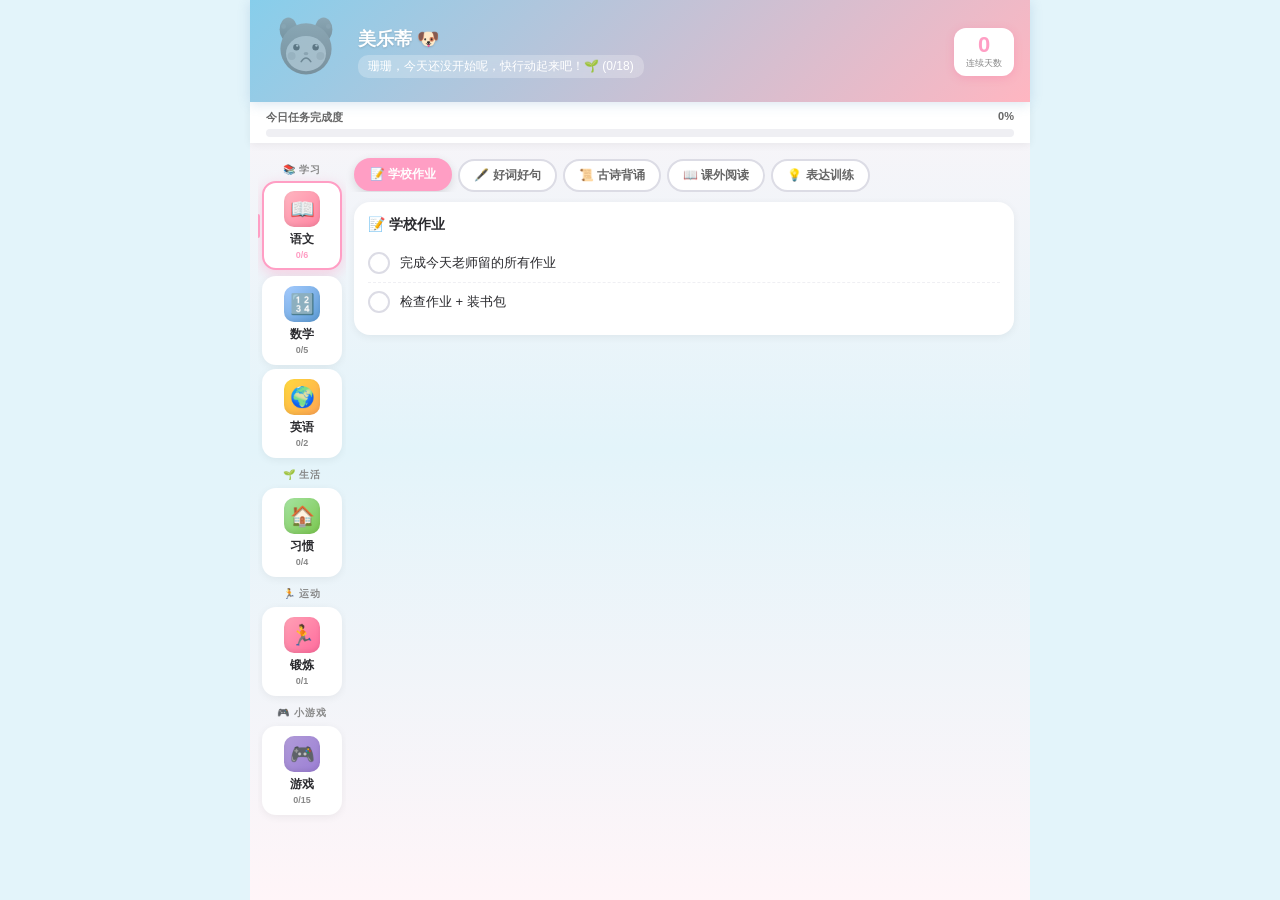
<file: index.html>
<!DOCTYPE html>
<html lang="zh-CN">
<head>
  <meta charset="UTF-8">
  <meta name="viewport" content="width=device-width,initial-scale=1,maximum-scale=1,user-scalable=no,viewport-fit=cover">
  <meta name="theme-color" content="#87CEEB">
  <title>珊珊的生活基地</title>
  <link rel="manifest" href="manifest.json">
  <meta name="apple-mobile-web-app-capable" content="yes">
  <meta name="mobile-web-app-capable" content="yes">
  <meta name="apple-mobile-web-app-status-bar-style" content="black-translucent">
  <meta name="apple-mobile-web-app-title" content="珊珊基地">
  <link rel="apple-touch-icon" href="icon-192.png">
  <link rel="apple-touch-icon" sizes="192x192" href="icon-192.png">
  <link rel="stylesheet" href="style.css?v=8">
  <style>
    /* 强制覆盖：美乐蒂头像大小 */
    .mascot{width:80px!important;height:80px!important}
    /* 强制覆盖：sad状态灰色 */
    .mascot.sad{opacity:.6!important}
    .mascot.sad .mascot-svg{filter:grayscale(.8) brightness(.8)!important;-webkit-filter:grayscale(.8) brightness(.8)!important}
    /* 强制覆盖：happy状态 */
    .mascot.happy .mascot-svg{animation:wiggle 2s ease-in-out infinite}
    @keyframes wiggle{0%,100%{transform:rotate(0)}25%{transform:rotate(-4deg)}75%{transform:rotate(4deg)}}
    /* 强制覆盖：super状态 */
    .mascot.super .mascot-svg{animation:bounce .4s ease infinite alternate}
    @keyframes bounce{from{transform:translateY(0)}to{transform:translateY(-8px)}}
  </style>
</head>
<body>
<div class="app">
  <!-- 顶部：美乐蒂头+状态 -->
  <header class="top-header">
    <div class="mascot">
      <svg viewBox="0 0 100 100" class="mascot-svg" id="mascotSvg">
        <defs>
          <linearGradient id="hoodGrad" x1="0%" y1="0%" x2="0%" y2="100%">
            <stop offset="0%" stop-color="#7EC8E3"/>
            <stop offset="100%" stop-color="#4F86C6"/>
          </linearGradient>
        </defs>
        <!-- 耳朵内层粉色 -->
        <ellipse cx="28" cy="28" rx="7" ry="10" fill="#FFB6C1"/>
        <ellipse cx="72" cy="28" rx="7" ry="10" fill="#FFB6C1"/>
        <!-- 耳朵外层蓝 -->
        <ellipse cx="28" cy="22" rx="11" ry="15" fill="url(#hoodGrad)" id="earL"/>
        <ellipse cx="72" cy="22" rx="11" ry="15" fill="url(#hoodGrad)" id="earR"/>
        <!-- 蓝色帽兜 -->
        <circle cx="50" cy="46" r="32" fill="url(#hoodGrad)" id="hood"/>
        <!-- 脸部白色 -->
        <ellipse cx="50" cy="52" rx="25" ry="22" fill="#fff" id="face"/>
        <!-- 眼睛 -->
        <circle cx="38" cy="44" r="4" fill="#333" id="eyeL"/>
        <circle cx="62" cy="44" r="4" fill="#333" id="eyeR"/>
        <circle cx="39" cy="42" r="1.5" fill="#fff"/>
        <circle cx="63" cy="42" r="1.5" fill="#fff"/>
        <!-- 鼻子 -->
        <ellipse cx="50" cy="52" rx="3" ry="2" fill="#FF9EC4"/>
        <!-- 嘴巴 -->
        <path d="M42 58 Q50 67 58 58" stroke="#666" stroke-width="2" fill="none" stroke-linecap="round" id="mouth"/>
        <!-- 腮红 -->
        <circle cx="32" cy="55" r="5" fill="#FFB6C1" opacity="0.6"/>
        <circle cx="68" cy="55" r="5" fill="#FFB6C1" opacity="0.6"/>
        <!-- 头饰蝴蝶结 -->
        <g id="bow">
          <circle cx="22" cy="18" r="3" fill="#FF9EC4"/>
          <circle cx="78" cy="18" r="3" fill="#FF9EC4"/>
        </g>
      </svg>
    </div>
    <div class="mascot-info">
      <div class="mascot-name">美乐蒂 🐶</div>
      <div class="mascot-status" id="mascotStatus">美乐蒂在等你～</div>
    </div>
    <div class="header-right">
      <div class="streak-box">
        <div class="streak-num" id="streakNum">0</div>
        <div class="streak-label">连续天数</div>
      </div>
    </div>
  </header>

  <!-- 进度条 -->
  <div class="progress-wrap">
    <div class="progress-info">
      <span>今日任务完成度</span>
      <span id="progressPct">0%</span>
    </div>
    <div class="progress-bar"><div class="progress-fill" id="progressFill"></div></div>
  </div>

  <!-- 主内容区：左侧栏 + 右侧内容 -->
  <div class="main-container">
    <!-- 左侧导航 -->
    <nav class="sidebar" id="sidebar">
      <div class="side-cat-label">📚 学习</div>
      <div class="side-item active" data-cat="chinese">
        <div class="side-icon" style="background:linear-gradient(135deg,#FFB6C1,#FF85A2)">📖</div>
        <div class="side-name">语文</div>
        <div class="side-count" id="cntChinese">0/0</div>
      </div>
      <div class="side-item" data-cat="math">
        <div class="side-icon" style="background:linear-gradient(135deg,#A6CCFF,#5B9BD5)">🔢</div>
        <div class="side-name">数学</div>
        <div class="side-count" id="cntMath">0/0</div>
      </div>
      <div class="side-item" data-cat="english">
        <div class="side-icon" style="background:linear-gradient(135deg,#FFD93D,#FFA552)">🌍</div>
        <div class="side-name">英语</div>
        <div class="side-count" id="cntEnglish">0/0</div>
      </div>

      <div class="side-cat-label">🌱 生活</div>
      <div class="side-item" data-cat="life">
        <div class="side-icon" style="background:linear-gradient(135deg,#A6E3A1,#7AC74F)">🏠</div>
        <div class="side-name">习惯</div>
        <div class="side-count" id="cntLife">0/0</div>
      </div>

      <div class="side-cat-label">🏃 运动</div>
      <div class="side-item" data-cat="sport">
        <div class="side-icon" style="background:linear-gradient(135deg,#FFA1B5,#FF6B9D)">🏃</div>
        <div class="side-name">锻炼</div>
        <div class="side-count" id="cntSport">0/0</div>
      </div>

      <div class="side-cat-label">🎮 小游戏</div>
      <div class="side-item" data-cat="game">
        <div class="side-icon" style="background:linear-gradient(135deg,#B19CD9,#9B7ED4)">🎮</div>
        <div class="side-name">游戏</div>
        <div class="side-count" id="cntGame">0/15</div>
      </div>
    </nav>

    <!-- 右侧主区 -->
    <div class="right-area">
      <!-- 顶部子类目横排 -->
      <div class="subcat-bar" id="subcatBar"></div>
      <!-- 内容区 -->
      <div class="content-area" id="contentArea"></div>
    </div>
  </div>

  <!-- 美乐蒂互动按钮（达标后显示） -->
  <div class="melody-actions" id="melodyActions" style="display:none">
    <button class="melody-btn feed" onclick="openFeed()">🍖 喂食</button>
    <button class="melody-btn bath" onclick="openBath()">🛀 洗澡</button>
  </div>

  <!-- 喂食弹窗 -->
  <div class="modal" id="feedModal">
    <div class="modal-content">
      <h3>🍖 给美乐蒂喂食</h3>
      <div class="food-grid" id="foodGrid"></div>
      <button class="modal-close" onclick="closeModal('feedModal')">关闭</button>
    </div>
  </div>

  <!-- 洗澡弹窗 -->
  <div class="modal" id="bathModal">
    <div class="modal-content">
      <h3>🛀 给美乐蒂洗澡</h3>
      <div class="bath-steps" id="bathSteps"></div>
      <button class="modal-close" onclick="closeModal('bathModal')">关闭</button>
    </div>
  </div>

  <!-- 鼓励弹窗 -->
  <div class="modal" id="praiseModal">
    <div class="modal-content praise">
      <div class="praise-emoji" id="praiseEmoji">🎉</div>
      <p id="praiseText"></p>
      <button class="modal-close" onclick="closeModal('praiseModal')">好的</button>
    </div>
  </div>
</div>

<script src="app.js?v=8"></script>
<script>if('serviceWorker' in navigator){navigator.serviceWorker.register('./sw.js');}</script>
</body>
</html>
</file>
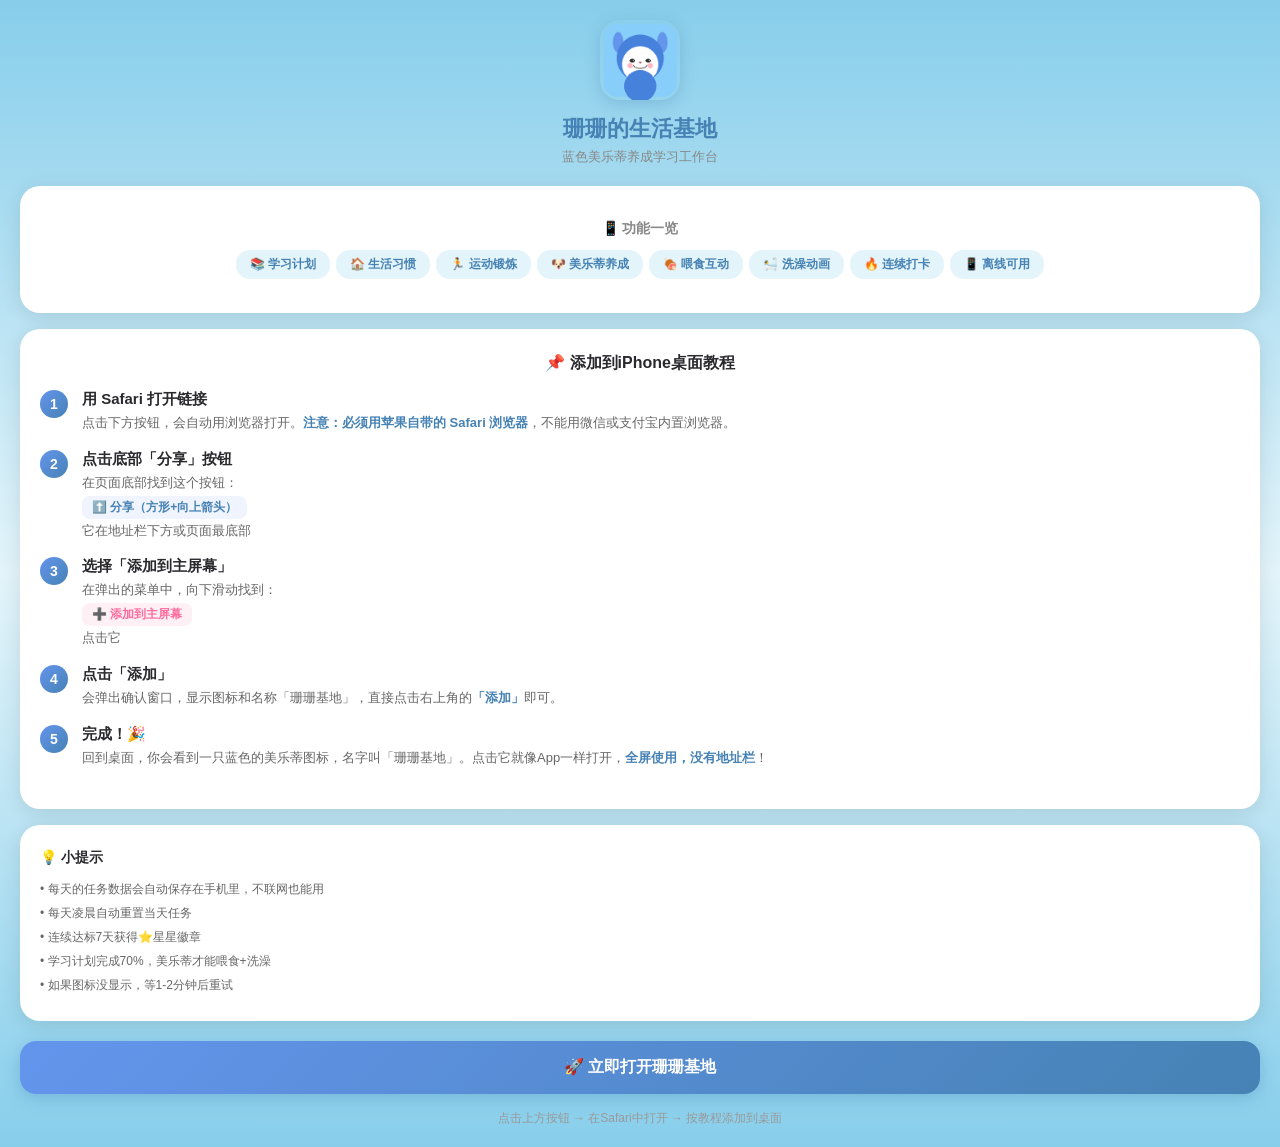
<file: install.html>
<!DOCTYPE html>
<html lang="zh-CN">
<head>
  <meta charset="UTF-8">
  <meta name="viewport" content="width=device-width,initial-scale=1,maximum-scale=1,user-scalable=no,viewport-fit=cover">
  <title>添加珊珊基地到桌面</title>
  <style>
    *{margin:0;padding:0;box-sizing:border-box;-webkit-tap-highlight-color:transparent}
    body{font-family:-apple-system,BlinkMacSystemFont,"PingFang SC",sans-serif;background:linear-gradient(180deg,#87CEEB 0%,#E3F4FA 50%,#87CEEB 100%);min-height:100vh;color:#2A2A2E;padding:20px}
    .card{background:#fff;border-radius:20px;padding:24px 20px;margin-bottom:16px;box-shadow:0 4px 20px rgba(0,0,0,.1)}
    .logo{text-align:center;margin-bottom:20px}
    .logo img{width:80px;height:80px;border-radius:20px;box-shadow:0 4px 16px rgba(70,130,180,.3)}
    .logo h1{font-size:22px;font-weight:800;margin-top:10px;color:#4682B4}
    .logo p{font-size:13px;color:#888;margin-top:4px}
    .step{display:flex;gap:14px;margin-bottom:16px;align-items:flex-start}
    .step-num{width:28px;height:28px;border-radius:50%;background:linear-gradient(135deg,#6495ED,#4682B4);color:#fff;font-size:14px;font-weight:800;display:flex;align-items:center;justify-content:center;flex-shrink:0}
    .step-content{flex:1}
    .step-content h3{font-size:15px;font-weight:700;margin-bottom:4px}
    .step-content p{font-size:13px;color:#666;line-height:1.6}
    .step-content .highlight{color:#4682B4;font-weight:600}
    .share-icon{display:inline-flex;align-items:center;gap:4px;background:#F0F4FF;padding:3px 10px;border-radius:8px;font-size:12px;color:#4682B4;font-weight:600;margin:2px 0}
    .add-icon{display:inline-flex;align-items:center;gap:4px;background:#FFF0F5;padding:3px 10px;border-radius:8px;font-size:12px;color:#FF6B9D;font-weight:600;margin:2px 0}
    .btn{display:block;width:100%;background:linear-gradient(135deg,#6495ED,#4682B4);color:#fff;text-align:center;text-decoration:none;padding:16px;border-radius:16px;font-size:16px;font-weight:800;margin-top:20px;box-shadow:0 4px 16px rgba(70,130,180,.35)}
    .btn:active{transform:scale(.97)}
    .tip{text-align:center;font-size:12px;color:#999;margin-top:16px}
    .features{text-align:center;padding:10px 0}
    .features h2{font-size:14px;color:#888;font-weight:600;margin-bottom:12px}
    .feature-tags{display:flex;flex-wrap:wrap;gap:6px;justify-content:center}
    .feature-tag{background:#E3F4FA;color:#4682B4;padding:6px 14px;border-radius:14px;font-size:12px;font-weight:600}
  </style>
</head>
<body>
  <div class="logo">
    <img src="https://wangyanting-lin.github.io/shanshan-base/icon-192.png" alt="珊珊基地">
    <h1>珊珊的生活基地</h1>
    <p>蓝色美乐蒂养成学习工作台</p>
  </div>

  <div class="card">
    <div class="features">
      <h2>📱 功能一览</h2>
      <div class="feature-tags">
        <span class="feature-tag">📚 学习计划</span>
        <span class="feature-tag">🏠 生活习惯</span>
        <span class="feature-tag">🏃 运动锻炼</span>
        <span class="feature-tag">🐶 美乐蒂养成</span>
        <span class="feature-tag">🍖 喂食互动</span>
        <span class="feature-tag">🛀 洗澡动画</span>
        <span class="feature-tag">🔥 连续打卡</span>
        <span class="feature-tag">📱 离线可用</span>
      </div>
    </div>
  </div>

  <div class="card">
    <h2 style="font-size:16px;font-weight:800;margin-bottom:16px;text-align:center">📌 添加到iPhone桌面教程</h2>

    <div class="step">
      <div class="step-num">1</div>
      <div class="step-content">
        <h3>用 Safari 打开链接</h3>
        <p>点击下方按钮，会自动用浏览器打开。<span class="highlight">注意：必须用苹果自带的 Safari 浏览器</span>，不能用微信或支付宝内置浏览器。</p>
      </div>
    </div>

    <div class="step">
      <div class="step-num">2</div>
      <div class="step-content">
        <h3>点击底部「分享」按钮</h3>
        <p>在页面底部找到这个按钮：</p>
        <div class="share-icon">⬆️ 分享（方形+向上箭头）</div>
        <p>它在地址栏下方或页面最底部</p>
      </div>
    </div>

    <div class="step">
      <div class="step-num">3</div>
      <div class="step-content">
        <h3>选择「添加到主屏幕」</h3>
        <p>在弹出的菜单中，向下滑动找到：</p>
        <div class="add-icon">➕ 添加到主屏幕</div>
        <p>点击它</p>
      </div>
    </div>

    <div class="step">
      <div class="step-num">4</div>
      <div class="step-content">
        <h3>点击「添加」</h3>
        <p>会弹出确认窗口，显示图标和名称「珊珊基地」，直接点击右上角的<span class="highlight">「添加」</span>即可。</p>
      </div>
    </div>

    <div class="step">
      <div class="step-num">5</div>
      <div class="step-content">
        <h3>完成！🎉</h3>
        <p>回到桌面，你会看到一只蓝色的美乐蒂图标，名字叫「珊珊基地」。点击它就像App一样打开，<span class="highlight">全屏使用，没有地址栏</span>！</p>
      </div>
    </div>
  </div>

  <div class="card">
    <h2 style="font-size:14px;font-weight:700;margin-bottom:10px">💡 小提示</h2>
    <p style="font-size:12px;color:#666;line-height:2">
      • 每天的任务数据会自动保存在手机里，不联网也能用<br>
      • 每天凌晨自动重置当天任务<br>
      • 连续达标7天获得⭐星星徽章<br>
      • 学习计划完成70%，美乐蒂才能喂食+洗澡<br>
      • 如果图标没显示，等1-2分钟后重试
    </p>
  </div>

  <a href="https://wangyanting-lin.github.io/shanshan-base/" class="btn">🚀 立即打开珊珊基地</a>
  
  <p class="tip">点击上方按钮 → 在Safari中打开 → 按教程添加到桌面</p>
</body>
</html>
</file>
<file: style.css>
/* ============ 全局 ============ */
:root{
  --sky:#87CEEB;--sky-dark:#4FB3D9;--sky-light:#E3F4FA;--sky-deep:#4682B4;
  --blue:#6495ED;--blue-dark:#4682B4;--blue-light:#D6E8FA;
  --pink:#FF9EC4;--pink-light:#FFE4EF;--pink-dark:#FF6B9D;
  --green:#7AC74F;--green-light:#E8F5DC;
  --orange:#FFA552;--orange-light:#FFF0E0;
  --yellow:#FFE066;--yellow-light:#FFF8DC;
  --purple:#B19CD9;--purple-light:#F0EAFA;
  --gray-50:#F7F8FA;--gray-100:#EFEFF3;--gray-200:#DCDCE5;--gray-500:#888;--gray-600:#666;
  --text:#2A2A2E;
  --shadow-sm:0 2px 8px rgba(0,0,0,.06);--shadow-md:0 4px 16px rgba(0,0,0,.1);
  --radius:16px;--radius-sm:12px;
}
*{margin:0;padding:0;box-sizing:border-box;-webkit-tap-highlight-color:transparent}
html,body{font-family:-apple-system,BlinkMacSystemFont,"PingFang SC","Microsoft YaHei","Apple Color Emoji",sans-serif;color:var(--text);background:var(--sky-light);width:100%;overflow-x:hidden}
.app{display:flex;flex-direction:column;min-height:100vh;min-height:100dvh;max-width:780px;margin:0 auto;background:linear-gradient(180deg,#FFF5F8 0%,#E3F4FA 50%,#FFF5F8 100%)}

/* ============ 顶部美乐蒂头 ============ */
.top-header{background:linear-gradient(135deg,#87CEEB 0%,#FFB6C1 100%);padding:12px 16px 10px;padding-top:max(12px,env(safe-area-inset-top));display:flex;align-items:center;gap:12px;box-shadow:0 2px 12px rgba(70,130,180,.2);position:sticky;top:0;z-index:50}
.mascot{width:80px;height:80px;flex-shrink:0;animation:mascotBounce 2s ease-in-out infinite}
@keyframes mascotBounce{0%,100%{transform:translateY(0)}50%{transform:translateY(-4px)}}
.mascot-svg{width:100%;height:100%}
.mascot.sad .mascot-svg{filter:grayscale(.7) brightness(.85);-webkit-filter:grayscale(.7) brightness(.85);animation:none}
.mascot.sad{opacity:.7}
.mascot-info{flex:1;min-width:0}
.mascot-name{font-size:18px;font-weight:800;color:#fff;text-shadow:0 1px 2px rgba(0,0,0,.15)}
.mascot-status{font-size:12px;color:#fff;background:rgba(255,255,255,.25);padding:3px 10px;border-radius:10px;display:inline-block;margin-top:4px;backdrop-filter:blur(4px)}
.header-right{flex-shrink:0}
.streak-box{background:#fff;border-radius:12px;padding:6px 12px;text-align:center;box-shadow:0 2px 8px rgba(255,107,157,.3)}
.streak-num{font-size:22px;font-weight:800;color:var(--pink);line-height:1}
.streak-label{font-size:9px;color:var(--gray-500);margin-top:1px}

/* ============ 进度条 ============ */
.progress-wrap{background:#fff;padding:8px 16px 6px;box-shadow:var(--shadow-sm)}
.progress-info{display:flex;justify-content:space-between;font-size:11px;font-weight:600;color:var(--gray-600);margin-bottom:4px}
.progress-bar{height:8px;background:var(--gray-100);border-radius:4px;overflow:hidden}
.progress-fill{height:100%;background:linear-gradient(90deg,#7AC74F,#5BA838);border-radius:4px;transition:width .4s;width:0%}
.progress-fill.qualified{background:linear-gradient(90deg,#FFD700,#FFA500)}

/* ============ 主容器：左sidebar + 右content ============ */
.main-container{flex:1;display:flex;gap:0;padding:8px;overflow:hidden}

/* ============ 左侧导航 ============ */
.sidebar{width:88px;flex-shrink:0;display:flex;flex-direction:column;gap:4px;overflow-y:auto;padding:6px 4px}
.sidebar::-webkit-scrollbar{display:none}
.side-cat-label{font-size:10px;font-weight:800;color:var(--gray-500);text-align:center;padding:6px 0 2px;letter-spacing:1px}
.side-item{background:#fff;border-radius:14px;padding:8px 4px;text-align:center;cursor:pointer;transition:all .25s;box-shadow:var(--shadow-sm);border:2px solid transparent;position:relative}
.side-item:active{transform:scale(.96)}
.side-item.active{border-color:var(--pink);box-shadow:0 4px 14px rgba(255,158,196,.45);transform:translateY(-2px)}
.side-item.active::before{content:'';position:absolute;left:-8px;top:50%;transform:translateY(-50%);width:4px;height:24px;background:var(--pink);border-radius:2px}
.side-icon{width:36px;height:36px;border-radius:10px;margin:0 auto 4px;display:flex;align-items:center;justify-content:center;font-size:20px;box-shadow:inset 0 -2px 4px rgba(0,0,0,.08)}
.side-name{font-size:12px;font-weight:700;color:var(--text)}
.side-count{font-size:9px;color:var(--gray-500);margin-top:2px;font-weight:600}
.side-item.active .side-count{color:var(--pink)}

/* ============ 右侧主区 ============ */
.right-area{flex:1;min-width:0;display:flex;flex-direction:column;overflow:hidden}

/* ============ 顶部子类目横排 ============ */
.subcat-bar{display:flex;gap:6px;padding:8px 8px 0;overflow-x:auto;white-space:nowrap;flex-shrink:0}
.subcat-bar::-webkit-scrollbar{display:none}
.subcat-pill{flex-shrink:0;background:#fff;border:2px solid var(--gray-200);border-radius:18px;padding:6px 14px;font-size:12px;font-weight:700;color:var(--gray-600);cursor:pointer;transition:all .25s;display:inline-flex;align-items:center;gap:4px}
.subcat-pill.active{transform:translateY(-1px);box-shadow:0 3px 10px rgba(0,0,0,.12)}
.subcat-pill[data-color="pink"].active{background:var(--pink);border-color:var(--pink);color:#fff}
.subcat-pill[data-color="blue"].active{background:var(--blue);border-color:var(--blue);color:#fff}
.subcat-pill[data-color="orange"].active{background:var(--orange);border-color:var(--orange);color:#fff}
.subcat-pill[data-color="green"].active{background:var(--green);border-color:var(--green);color:#fff}

/* ============ 内容区 ============ */
.content-area{flex:1;overflow-y:auto;padding:10px 8px 16px}
.content-area::-webkit-scrollbar{display:none}
.content-area .card{background:#fff;border-radius:var(--radius);padding:14px;box-shadow:var(--shadow-sm);margin-bottom:10px;animation:fadeIn .3s}
@keyframes fadeIn{from{opacity:0;transform:translateY(6px)}to{opacity:1;transform:translateY(0)}}
.content-area .card-title{font-size:14px;font-weight:800;margin-bottom:10px;display:flex;align-items:center;gap:6px;color:var(--text)}
.content-area .card-subtitle{font-size:12px;font-weight:700;color:var(--gray-600);margin:10px 0 6px;padding-left:4px}
.content-area .task-item{display:flex;align-items:center;gap:10px;padding:8px 0;border-bottom:1px dashed var(--gray-100)}
.content-area .task-item:last-child{border-bottom:none}
.content-area .task-check{width:22px;height:22px;border-radius:50%;border:2.5px solid var(--gray-200);display:flex;align-items:center;justify-content:center;cursor:pointer;flex-shrink:0;transition:all .2s;font-size:12px;color:transparent;background:#fff}
.content-area .task-check.done{background:var(--green);border-color:var(--green);color:#fff;animation:checkPop .3s}
@keyframes checkPop{0%{transform:scale(.5)}60%{transform:scale(1.2)}100%{transform:scale(1)}}
.content-area .task-text{flex:1;font-size:13px;line-height:1.5}
.content-area .task-text.done{color:var(--gray-500);text-decoration:line-through}
.content-area .task-time{font-size:11px;color:var(--gray-500);background:var(--gray-100);padding:2px 8px;border-radius:8px;white-space:nowrap}
.content-area .btn{border:none;border-radius:18px;padding:7px 14px;font-size:12px;font-weight:700;cursor:pointer;transition:all .2s}
.content-area .btn-primary{background:var(--blue);color:#fff}
.content-area .btn-sm{padding:4px 10px;font-size:11px;border-radius:12px}

/* ============ 古诗卡片 ============ */
.content-area .poem-card{background:linear-gradient(135deg,#FFF9F5 0%,#FFF0F5 100%);border-radius:12px;padding:10px 12px;margin-bottom:8px;border:1px solid var(--pink-light)}
.content-area .poem-title{font-size:13px;font-weight:700;display:flex;justify-content:space-between;align-items:center}
.content-area .poem-author{font-size:11px;color:var(--gray-500);margin:2px 0 4px}
.content-area .poem-content{font-size:12px;line-height:1.9;color:#555;font-family:"STKaiti","KaiTi",serif}
.content-area .poem-recite-btn{background:var(--pink);color:#fff;border:none;border-radius:12px;padding:4px 12px;font-size:11px;cursor:pointer;white-space:nowrap}
.content-area .poem-recite-btn.done{background:var(--green)}

/* ============ 数学思维导图 ============ */
.content-area .mindmap-node{padding:8px 12px;border-radius:10px;margin-bottom:4px;cursor:pointer;transition:all .2s;font-size:12px}
.content-area .mindmap-node.level1{background:var(--blue);color:#fff;font-weight:700}
.content-area .mindmap-node.level2{background:var(--blue-light);color:var(--blue-dark);margin-left:14px}
.content-area .mindmap-node.level3{background:var(--gray-100);color:var(--text);margin-left:28px;font-size:11px}
.content-area .mindmap-difficulty{float:right;font-size:11px}
.content-area .diff-1{color:#7AC74F}.content-area .diff-2{color:#FFA552}.content-area .diff-3{color:#FF6B6B}
.content-area .mindmap-relation{font-size:10px;color:var(--gray-500);margin-top:2px;padding-left:28px}

/* ============ 概念表 ============ */
.content-area .concept-table{width:100%;border-collapse:collapse;font-size:11px}
.content-area .concept-table th{background:var(--blue);color:#fff;padding:6px;text-align:left;font-weight:700;font-size:10px}
.content-area .concept-table td{padding:6px;border-bottom:1px solid var(--gray-100);vertical-align:top;line-height:1.4}
.content-area .concept-table tr:nth-child(even){background:var(--blue-light)}

/* ============ 练习题 ============ */
.content-area .quiz-card{background:#fff;border-radius:12px;padding:12px;margin-bottom:8px;box-shadow:var(--shadow-sm);border:1px solid var(--gray-100)}
.content-area .quiz-level{display:inline-block;padding:2px 10px;border-radius:10px;font-size:10px;font-weight:700;margin-bottom:6px;color:#fff}
.content-area .quiz-level.basic{background:var(--green)}.content-area .quiz-level.improve{background:var(--orange)}.content-area .quiz-level.challenge{background:var(--purple)}
.content-area .quiz-question{font-size:13px;font-weight:600;margin-bottom:8px;line-height:1.5}
.content-area .quiz-options{display:flex;flex-direction:column;gap:5px}
.content-area .quiz-option{padding:6px 10px;border:1.5px solid var(--gray-200);border-radius:10px;font-size:12px;cursor:pointer;transition:all .15s}
.content-area .quiz-option:active{transform:scale(.98)}
.content-area .quiz-option.selected{border-color:var(--blue);background:var(--blue-light)}
.content-area .quiz-option.correct{border-color:var(--green);background:var(--green-light);color:var(--green)}
.content-area .quiz-option.wrong{border-color:#FF6B6B;background:#FFE5E5;color:#FF6B6B}
.content-area .quiz-explain{display:none;margin-top:6px;padding:8px;background:var(--yellow-light);border-radius:8px;font-size:11px;line-height:1.6;color:#8B6914}
.content-area .quiz-explain.show{display:block;animation:fadeIn .3s}

/* ============ 易错点 ============ */
.content-area .pit-card{background:#fff;border-radius:12px;padding:12px;margin-bottom:8px;border-left:3px solid #FF6B6B;box-shadow:var(--shadow-sm)}
.content-area .pit-title{font-weight:700;font-size:13px;color:#FF6B6B;margin-bottom:6px}
.content-area .pit-wrong{font-size:11px;color:#999;margin:4px 0;line-height:1.5}
.content-area .pit-right{font-size:11px;color:#555;margin:4px 0;line-height:1.5}
.content-area .pit-tip{font-size:11px;padding:6px 10px;background:var(--yellow-light);border-radius:8px;color:#8B6914;margin-top:6px}

/* ============ 生活化数学 ============ */
.content-area .life-card{background:linear-gradient(135deg,#E0F0FF 0%,#D6E8FA 100%);border-radius:12px;padding:12px;margin-bottom:8px}
.content-area .life-concept{font-size:13px;font-weight:700;color:var(--blue-dark)}
.content-area .life-content{font-size:12px;line-height:1.8;margin:6px 0;color:#444}
.content-area .life-q{font-size:11px;color:var(--orange-dark);padding:6px 10px;background:rgba(255,165,82,.15);border-radius:8px;margin-top:6px}

/* ============ 英语听力 ============ */
.content-area .listen-card{background:linear-gradient(135deg,#FFF5EC 0%,#FFE8D5 100%);border-radius:12px;padding:12px;margin-bottom:8px;border:1px solid var(--orange-light)}
.content-area .listen-play{background:var(--orange);color:#fff;border:none;border-radius:50%;width:40px;height:40px;font-size:16px;cursor:pointer;display:flex;align-items:center;justify-content:center;flex-shrink:0}
.content-area .listen-play:active{transform:scale(.92)}
.content-area .listen-text{font-size:12px;line-height:1.8;color:#555;background:#fff;padding:8px;border-radius:8px;margin-bottom:8px}

/* ============ 单词 ============ */
.content-area .word-row{display:flex;align-items:center;gap:8px;padding:6px 0;border-bottom:1px dashed var(--gray-100)}
.content-area .word-row:last-child{border-bottom:none}
.content-area .word-en{font-size:13px;font-weight:700;color:var(--orange);min-width:70px}
.content-area .word-cn{font-size:11px;color:var(--gray-600);flex:1}
.content-area .word-speak{background:var(--orange-light);color:var(--orange);border:none;border-radius:50%;width:24px;height:24px;font-size:11px;cursor:pointer;flex-shrink:0}
.content-area .word-star{font-size:16px;cursor:pointer;flex-shrink:0;opacity:.3;transition:all .2s}
.content-area .word-star.on{opacity:1}

/* ============ 语法 ============ */
.content-area .grammar-card{background:#fff;border-radius:12px;padding:10px 12px;margin-bottom:6px;border-left:3px solid var(--orange);box-shadow:var(--shadow-sm)}
.content-area .grammar-title{font-size:12px;font-weight:700;color:var(--orange)}
.content-area .grammar-rule{font-size:11px;color:#555;margin:4px 0;line-height:1.5}
.content-area .grammar-example{font-size:11px;background:var(--orange-light);padding:5px 8px;border-radius:8px;color:#8B5A1B}

/* ============ 理解表达力 ============ */
.content-area .express-card{background:linear-gradient(135deg,#F0EAFA 0%,#E8E0F5 100%);border-radius:12px;padding:12px;margin-bottom:8px;border:1px solid var(--purple-light)}
.content-area .express-type{font-size:10px;font-weight:700;color:var(--purple);background:#fff;padding:2px 10px;border-radius:10px;display:inline-block;margin-bottom:6px}
.content-area .express-content{font-size:12px;line-height:1.8;color:#555;margin-bottom:6px}
.content-area .express-input{width:100%;border:1.5px solid var(--purple-light);border-radius:10px;padding:6px 10px;font-size:12px;outline:none;resize:none;min-height:50px;font-family:inherit}

/* ============ 运动 ============ */
.content-area .sport-card{background:#fff;border-radius:12px;padding:12px;box-shadow:var(--shadow-sm);margin-bottom:8px;display:flex;align-items:center;gap:10px}
.content-area .sport-icon{font-size:32px;flex-shrink:0;width:42px;text-align:center}
.content-area .sport-info{flex:1}.content-area .sport-info .sname{font-size:13px;font-weight:700}.content-area .sport-info .sdetail{font-size:10px;color:var(--gray-500);margin-top:2px}
.content-area .sport-time{font-size:14px;font-weight:800;color:var(--blue);min-width:45px;text-align:center}
.content-area .sport-btn{width:28px;height:28px;border-radius:50%;border:none;font-size:14px;cursor:pointer;color:#fff}
.content-area .sport-btn.start{background:var(--green)}.content-area .sport-btn.stop{background:#FF6B6B}
.content-area .total-time{background:linear-gradient(135deg,#6495ED,#4682B4);color:#fff;border-radius:12px;padding:10px 14px;margin-bottom:10px;display:flex;justify-content:space-between;align-items:center}
.content-area .total-time .tlabel{font-size:11px;opacity:.9}.content-area .total-time .tval{font-size:20px;font-weight:800}

/* ============ 美乐蒂互动按钮 ============ */
.melody-actions{position:fixed;bottom:80px;bottom:max(80px,calc(80px + env(safe-area-inset-bottom)));right:16px;display:flex;flex-direction:column;gap:8px;z-index:90}
.melody-btn{border:none;border-radius:50%;width:50px;height:50px;font-size:13px;font-weight:700;cursor:pointer;box-shadow:0 4px 12px rgba(0,0,0,.2);display:flex;align-items:center;justify-content:center;color:#fff;transition:all .2s}
.melody-btn:active{transform:scale(.92)}
.melody-btn.feed{background:linear-gradient(135deg,#FFB6C1,#FF6B9D)}
.melody-btn.bath{background:linear-gradient(135deg,#A6CCFF,#4682B4)}

/* ============ 弹窗 ============ */
.modal{display:none;position:fixed;inset:0;background:rgba(0,0,0,.4);z-index:200;align-items:center;justify-content:center}
.modal.show{display:flex;animation:fadeIn .3s}
.modal-content{background:#fff;border-radius:18px;padding:18px;width:90%;max-width:380px;text-align:center;animation:slideUp .3s}
@keyframes slideUp{from{transform:translateY(30px);opacity:0}to{transform:translateY(0);opacity:1}}
.modal-content h3{font-size:15px;margin-bottom:12px}
.modal-close{background:linear-gradient(135deg,#87CEEB,#4682B4);color:#fff;border:none;border-radius:18px;padding:7px 22px;font-size:12px;font-weight:700;cursor:pointer;margin-top:12px}
.food-grid{display:grid;grid-template-columns:repeat(4,1fr);gap:8px}
.food-item{font-size:32px;cursor:pointer;padding:8px;border-radius:12px;background:var(--sky-light);transition:all .2s}
.food-item:active{transform:scale(.9);background:var(--pink-light)}
.bath-steps{display:flex;flex-direction:column;gap:6px;text-align:left}
.bath-step{display:flex;align-items:center;gap:8px;padding:8px;background:var(--sky-light);border-radius:10px;transition:all .3s}
.bath-step.done{background:var(--green-light)}
.bath-step.current{background:var(--blue-light);border:2px solid var(--blue)}
.bath-step-icon{font-size:20px}.bath-step-text{flex:1;font-size:12px}
.bath-step-check{width:20px;height:20px;border-radius:50%;border:2px solid var(--gray-200);display:flex;align-items:center;justify-content:center;font-size:10px;color:transparent}
.bath-step.done .bath-step-check{background:var(--green);border-color:var(--green);color:#fff}
.praise{background:linear-gradient(135deg,#FFF8DC,#FFE4B5)}
.praise-emoji{font-size:42px;margin-bottom:6px;animation:bounce .6s}
.praise p{font-size:14px;font-weight:700;line-height:1.6;color:var(--text)}

@keyframes bounce{0%,100%{transform:translateY(0)}50%{transform:translateY(-8px)}}

/* ============ 响应式：窄屏 ============ */
@media (max-width:480px){
  .sidebar{width:76px}
  .side-icon{width:32px;height:32px;font-size:18px}
  .side-name{font-size:11px}
  .mascot{width:54px;height:54px}
  .mascot-name{font-size:16px}
}

/* ============ 游戏相关样式 ============ */

/* 紫色 subcat-pill */
.subcat-pill[data-color="purple"].active{background:var(--purple);border-color:var(--purple);color:#fff}

/* 游戏首页 */
.game-hero{background:linear-gradient(135deg,#F0EAFA,#E8E0F5);border-radius:var(--radius);padding:16px;margin-bottom:12px;text-align:center}
.game-stats-box{background:#fff;border-radius:12px;padding:8px 14px;text-align:center;box-shadow:var(--shadow-sm);min-width:70px}
.game-stats-num{font-size:20px;font-weight:800;color:var(--purple);display:block}
.game-badge-tag{background:linear-gradient(135deg,#FFD700,#FFA500);color:#fff;padding:3px 10px;border-radius:10px;font-size:11px;font-weight:700}

.game-theme-card{background:#fff;border-radius:14px;padding:14px;margin-bottom:10px;box-shadow:var(--shadow-sm);display:flex;align-items:center;gap:12px;cursor:pointer;transition:all .2s;border:2px solid transparent}
.game-theme-card:active{transform:scale(.98)}
.game-theme-card.completed{border-color:var(--green);background:var(--green-light)}
.game-theme-icon{width:48px;height:48px;border-radius:14px;display:flex;align-items:center;justify-content:center;font-size:26px;flex-shrink:0}
.game-theme-info{flex:1}
.game-theme-name{font-size:14px;font-weight:800}
.game-theme-progress{font-size:11px;color:var(--gray-500)}
.game-theme-stars{font-size:20px;flex-shrink:0}
.gt-math{background:linear-gradient(135deg,#A6CCFF,#5B9BD5)}.gt-chinese{background:linear-gradient(135deg,#FFB6C1,#FF85A2)}.gt-english{background:linear-gradient(135deg,#FFD93D,#FFA552)}

/* 答题界面 */
.game-play-bar{display:flex;align-items:center;gap:8px;margin-bottom:10px;flex-wrap:wrap}
.game-play-progress{height:8px;background:var(--gray-100);border-radius:4px;overflow:hidden;margin-bottom:10px}
.game-play-progress-fill{height:100%;background:linear-gradient(90deg,#B19CD9,#9B7ED4);transition:width .3s}

.game-question-card{background:#fff;border-radius:14px;padding:16px;margin-bottom:10px;box-shadow:var(--shadow-sm)}
.game-q-num{font-size:12px;font-weight:700;color:var(--purple);margin-bottom:6px}
.game-q-text{font-size:17px;font-weight:700;line-height:1.6;margin-bottom:14px}
.game-q-options{display:flex;flex-direction:column;gap:8px}
.game-q-option{padding:12px 14px;border:2px solid var(--gray-200);border-radius:12px;font-size:15px;cursor:pointer;transition:all .15s;background:#fff}
.game-q-option:active{transform:scale(.98)}
.game-q-option.correct{border-color:var(--green);background:var(--green-light);animation:correctPop .4s}
.game-q-option.wrong{border-color:#FF6B6B;background:#FFE5E5;animation:shake .3s}
@keyframes correctPop{0%{transform:scale(1)}50%{transform:scale(1.05)}100%{transform:scale(1)}}
@keyframes shake{0%,100%{transform:translateX(0)}25%{transform:translateX(-5px)}75%{transform:translateX(5px)}}

.game-feedback{text-align:center;padding:12px;margin-top:8px;border-radius:12px;animation:fadeIn .3s}
.game-feedback.right{background:var(--green-light);color:var(--green)}
.game-feedback.wrong{background:#FFF0F0;color:#FF6B6B}
.game-feedback-emoji{font-size:32px}

.game-explain-box{background:var(--yellow-light);border-radius:10px;padding:10px 12px;font-size:13px;line-height:1.6;color:#8B6914;margin-top:8px}

/* 结算界面 */
.game-result{text-align:center;padding:20px 16px}
.game-result-stars{font-size:40px;margin:10px 0;letter-spacing:4px}
.game-result-badge{display:inline-block;background:linear-gradient(135deg,#FFD700,#FFA500);color:#fff;padding:6px 16px;border-radius:14px;font-size:13px;font-weight:800;margin:4px;animation:fadeIn .5s}
.game-result-wrong-list{background:#FFF5F5;border-radius:10px;padding:10px;margin-top:12px;text-align:left}

/* 错题本 */
.wrong-item{background:#fff;border-left:3px solid #FF6B6B;border-radius:10px;padding:10px 12px;margin-bottom:8px;box-shadow:var(--shadow-sm)}
.wrong-q{font-size:13px;font-weight:600;margin-bottom:6px}
.wrong-ans{font-size:11px;color:var(--green);font-weight:700}
.wrong-mine{font-size:11px;color:#FF6B6B;font-weight:700}

/* 锁定提示 */
.game-locked{text-align:center;padding:30px 20px}
.game-locked-icon{font-size:48px;margin-bottom:12px}
.game-lock-msg{font-size:14px;color:var(--gray-600);line-height:1.8;background:var(--yellow-light);padding:12px;border-radius:12px;text-align:left}

/* 设置面板 */
.game-setting-row{display:flex;justify-content:space-between;align-items:center;padding:12px 0;border-bottom:1px dashed var(--gray-100)}
.game-setting-val{font-size:16px;font-weight:800;color:var(--purple)}

/* 每日日期条 */
.daily-date-bar{text-align:center;font-size:12px;font-weight:600;color:var(--gray-500);margin-bottom:14px;padding:6px 0;border-bottom:1px dashed var(--gray-100);letter-spacing:0.5px}

/* 数学每日打卡按钮 */
.daily-check-btn{display:block;margin:0 auto;background:var(--blue-light);color:var(--blue-dark);border:none;cursor:pointer;font-weight:700;transition:all .3s}
.daily-check-btn.done{background:var(--green-light);color:var(--green)}
.daily-check-btn:active{transform:scale(.95)}

/* 进度条100%金色 */
.progress-fill.complete{background:linear-gradient(90deg,#FFD700,#FFA500)!important;box-shadow:0 0 12px rgba(255,215,0,.5)}
.progress-bar.bar-complete{border-color:#FFD700;box-shadow:0 0 8px rgba(255,215,0,.3)}

/* 美乐蒂超级开心 */
.mascot.super .mascot-svg{animation:bounce .5s ease infinite alternate}
@keyframes bounce{from{transform:translateY(0)}to{transform:translateY(-6px)}}

/* 美乐蒂开心 */
.mascot.happy .mascot-svg{animation:wiggle 2s ease-in-out infinite}
@keyframes wiggle{0%,100%{transform:rotate(0)}25%{transform:rotate(-3deg)}75%{transform:rotate(3deg)}}
</file>
